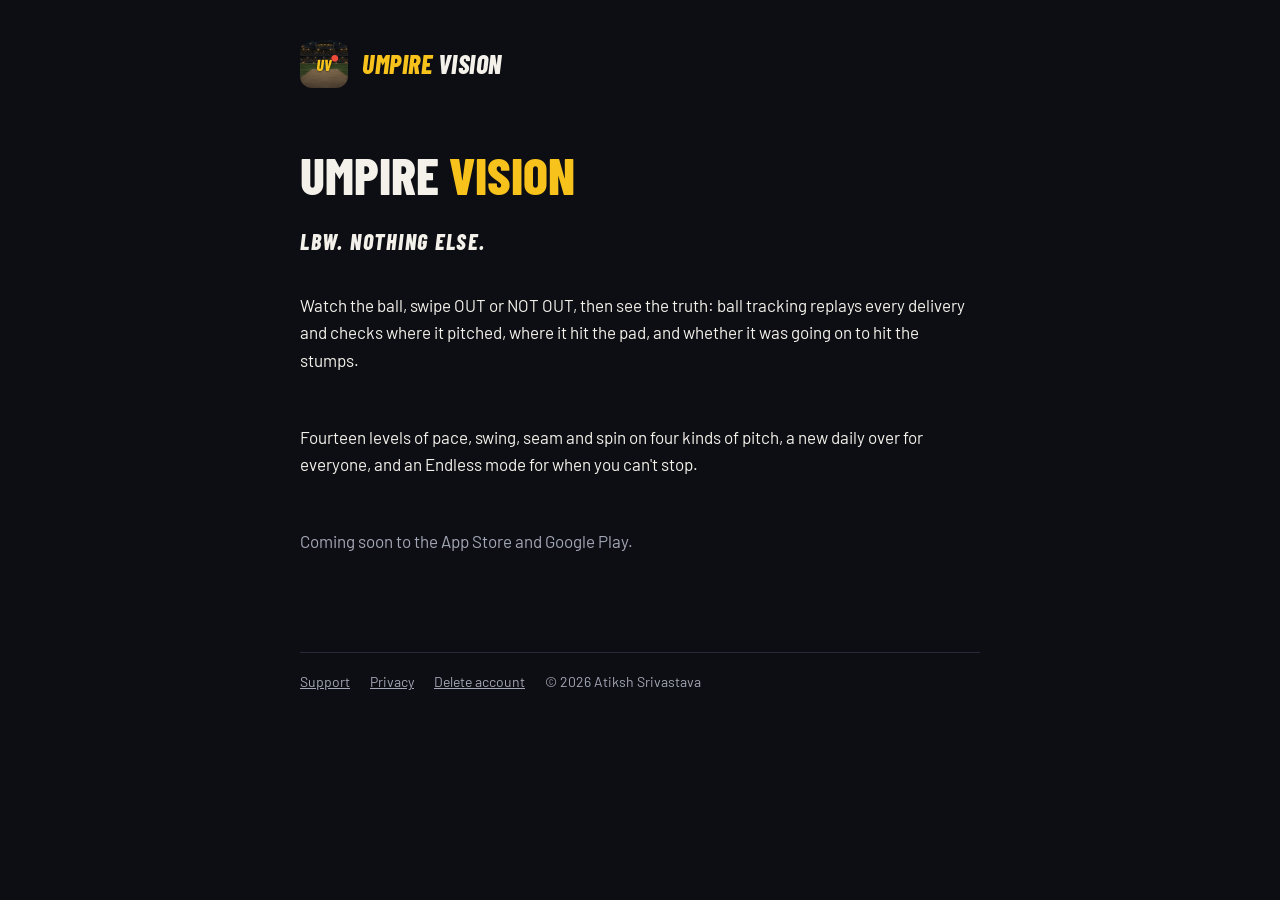
<file: index.html>
<!doctype html>
<html lang="en">
<head>
<meta charset="utf-8">
<meta name="viewport" content="width=device-width, initial-scale=1, viewport-fit=cover">
<title>Umpire Vision</title>
<meta name="description" content="The LBW umpiring game. Watch the ball, make the call, see the truth with ball tracking.">
<link rel="stylesheet" href="https://fonts.googleapis.com/css2?family=Barlow:wght@400;600&family=Barlow+Condensed:ital,wght@0,800;1,800&display=swap">
<link rel="stylesheet" href="style.css">
<link rel="icon" href="icon.png">
</head>
<body>
<div class="wrap">
  <header class="top"><img src="icon.png" alt=""><a class="brand" href="index.html">UMPIRE <span>VISION</span></a></header>

  <div class="hero">
    <h1>Umpire <span style="color:var(--gold)">Vision</span></h1>
    <div class="tag">LBW. NOTHING ELSE.</div>
    <p>Watch the ball, swipe OUT or NOT OUT, then see the truth: ball tracking replays every delivery and checks where it pitched, where it hit the pad, and whether it was going on to hit the stumps.</p>
    <p>Fourteen levels of pace, swing, seam and spin on four kinds of pitch, a new daily over for everyone, and an Endless mode for when you can't stop.</p>
    <p class="muted">Coming soon to the App Store and Google Play.</p>
  </div>

  <footer><a href="support.html">Support</a><a href="privacy.html">Privacy</a><a href="delete-account.html">Delete account</a><span>© 2026 Atiksh Srivastava</span></footer>
</div>
</body>
</html>
</file>
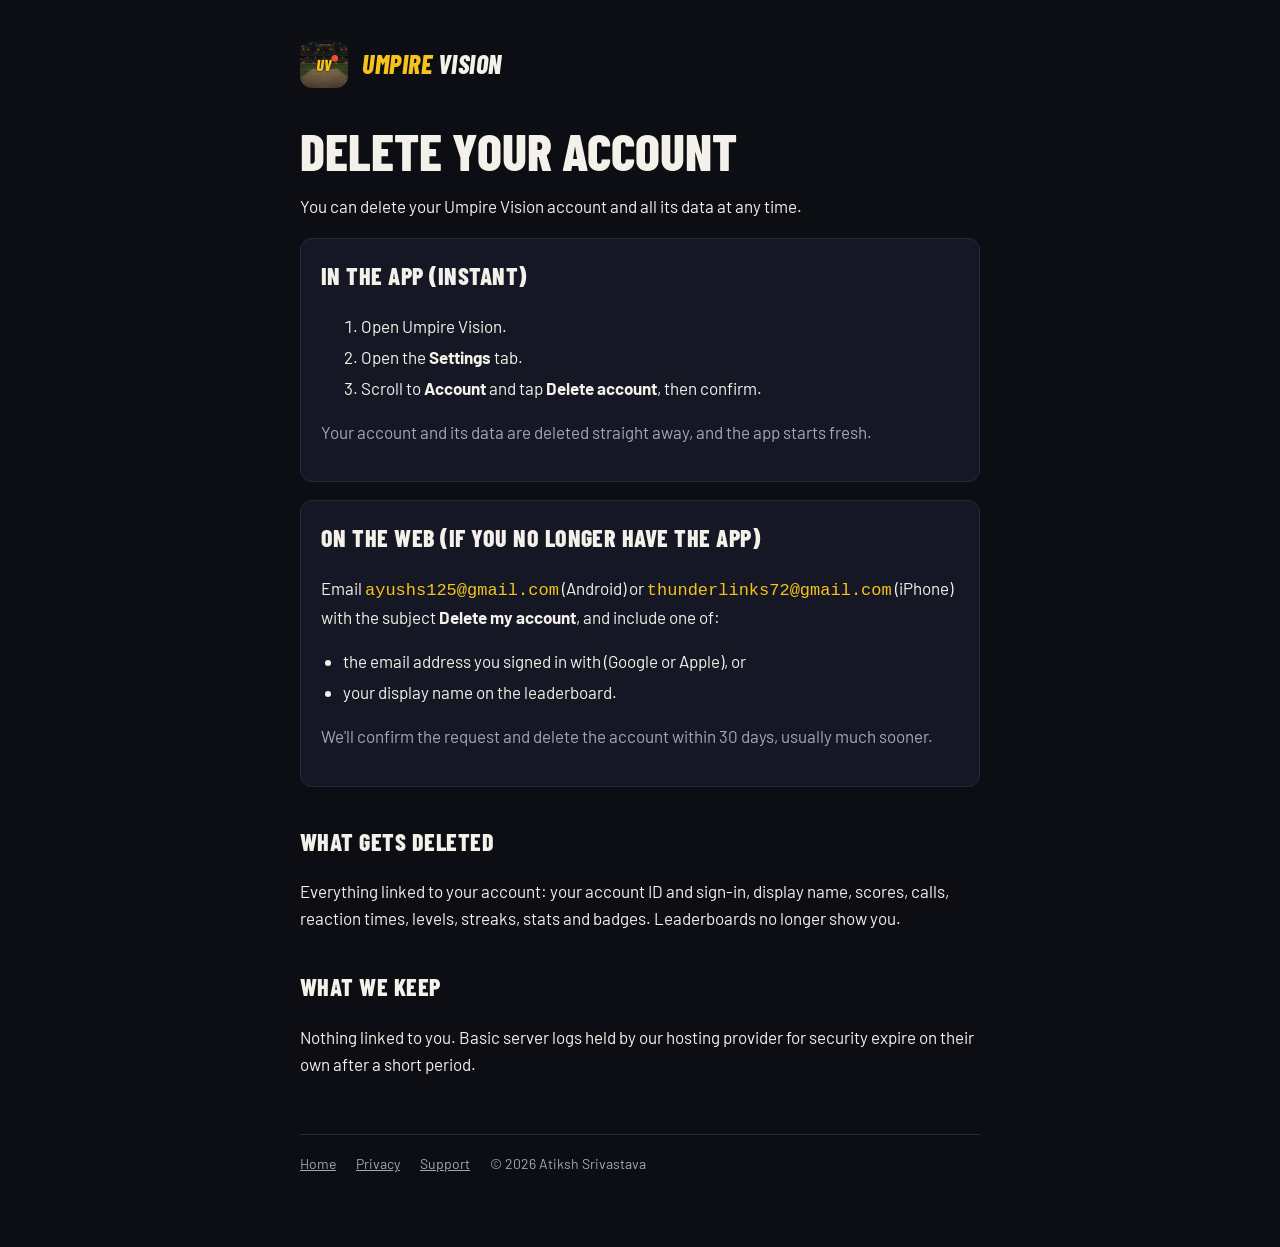
<file: delete-account.html>
<!doctype html>
<html lang="en">
<head>
<meta charset="utf-8">
<meta name="viewport" content="width=device-width, initial-scale=1, viewport-fit=cover">
<title>Delete Your Account · Umpire Vision</title>
<link rel="stylesheet" href="https://fonts.googleapis.com/css2?family=Barlow:wght@400;600&family=Barlow+Condensed:ital,wght@0,800;1,800&display=swap">
<link rel="stylesheet" href="style.css">
<link rel="icon" href="icon.png">
</head>
<body>
<div class="wrap">
  <header class="top"><img src="icon.png" alt=""><a class="brand" href="index.html">UMPIRE <span>VISION</span></a></header>

  <h1>Delete your account</h1>
  <p>You can delete your Umpire Vision account and all its data at any time.</p>

  <div class="card">
    <h2 style="margin-top:0">In the app (instant)</h2>
    <ol>
      <li>Open Umpire Vision.</li>
      <li>Open the <strong>Settings</strong> tab.</li>
      <li>Scroll to <strong>Account</strong> and tap <strong>Delete account</strong>, then confirm.</li>
    </ol>
    <p class="muted">Your account and its data are deleted straight away, and the app starts fresh.</p>
  </div>

  <div class="card">
    <h2 style="margin-top:0">On the web (if you no longer have the app)</h2>
    <p>Email <span class="email">ayushs125@gmail.com</span> (Android) or <span class="email">thunderlinks72@gmail.com</span> (iPhone) with the subject <strong>Delete my account</strong>, and include one of:</p>
    <ul>
      <li>the email address you signed in with (Google or Apple), or</li>
      <li>your display name on the leaderboard.</li>
    </ul>
    <p class="muted">We'll confirm the request and delete the account within 30 days, usually much sooner.</p>
  </div>

  <h2>What gets deleted</h2>
  <p>Everything linked to your account: your account ID and sign-in, display name, scores, calls, reaction times, levels, streaks, stats and badges. Leaderboards no longer show you.</p>

  <h2>What we keep</h2>
  <p>Nothing linked to you. Basic server logs held by our hosting provider for security expire on their own after a short period.</p>

  <footer><a href="index.html">Home</a><a href="privacy.html">Privacy</a><a href="support.html">Support</a><span>© 2026 Atiksh Srivastava</span></footer>
</div>
</body>
</html>
</file>
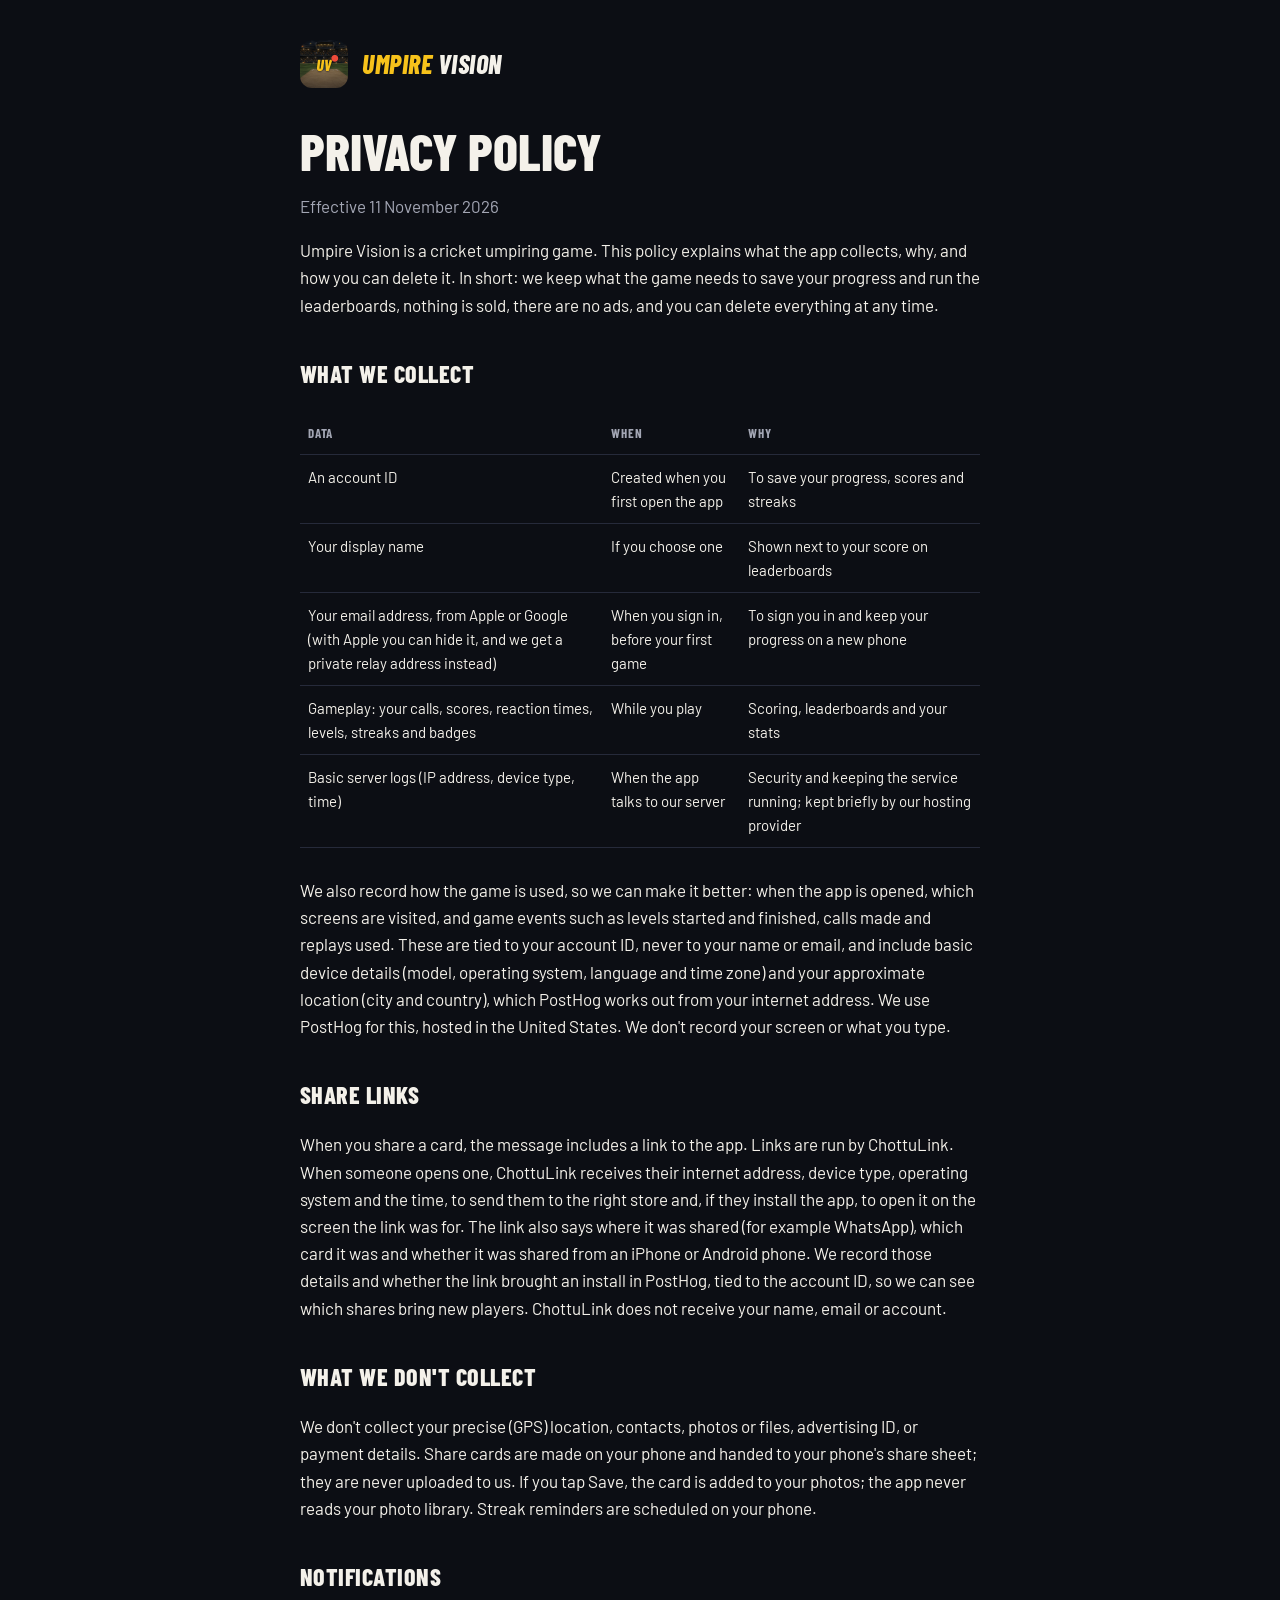
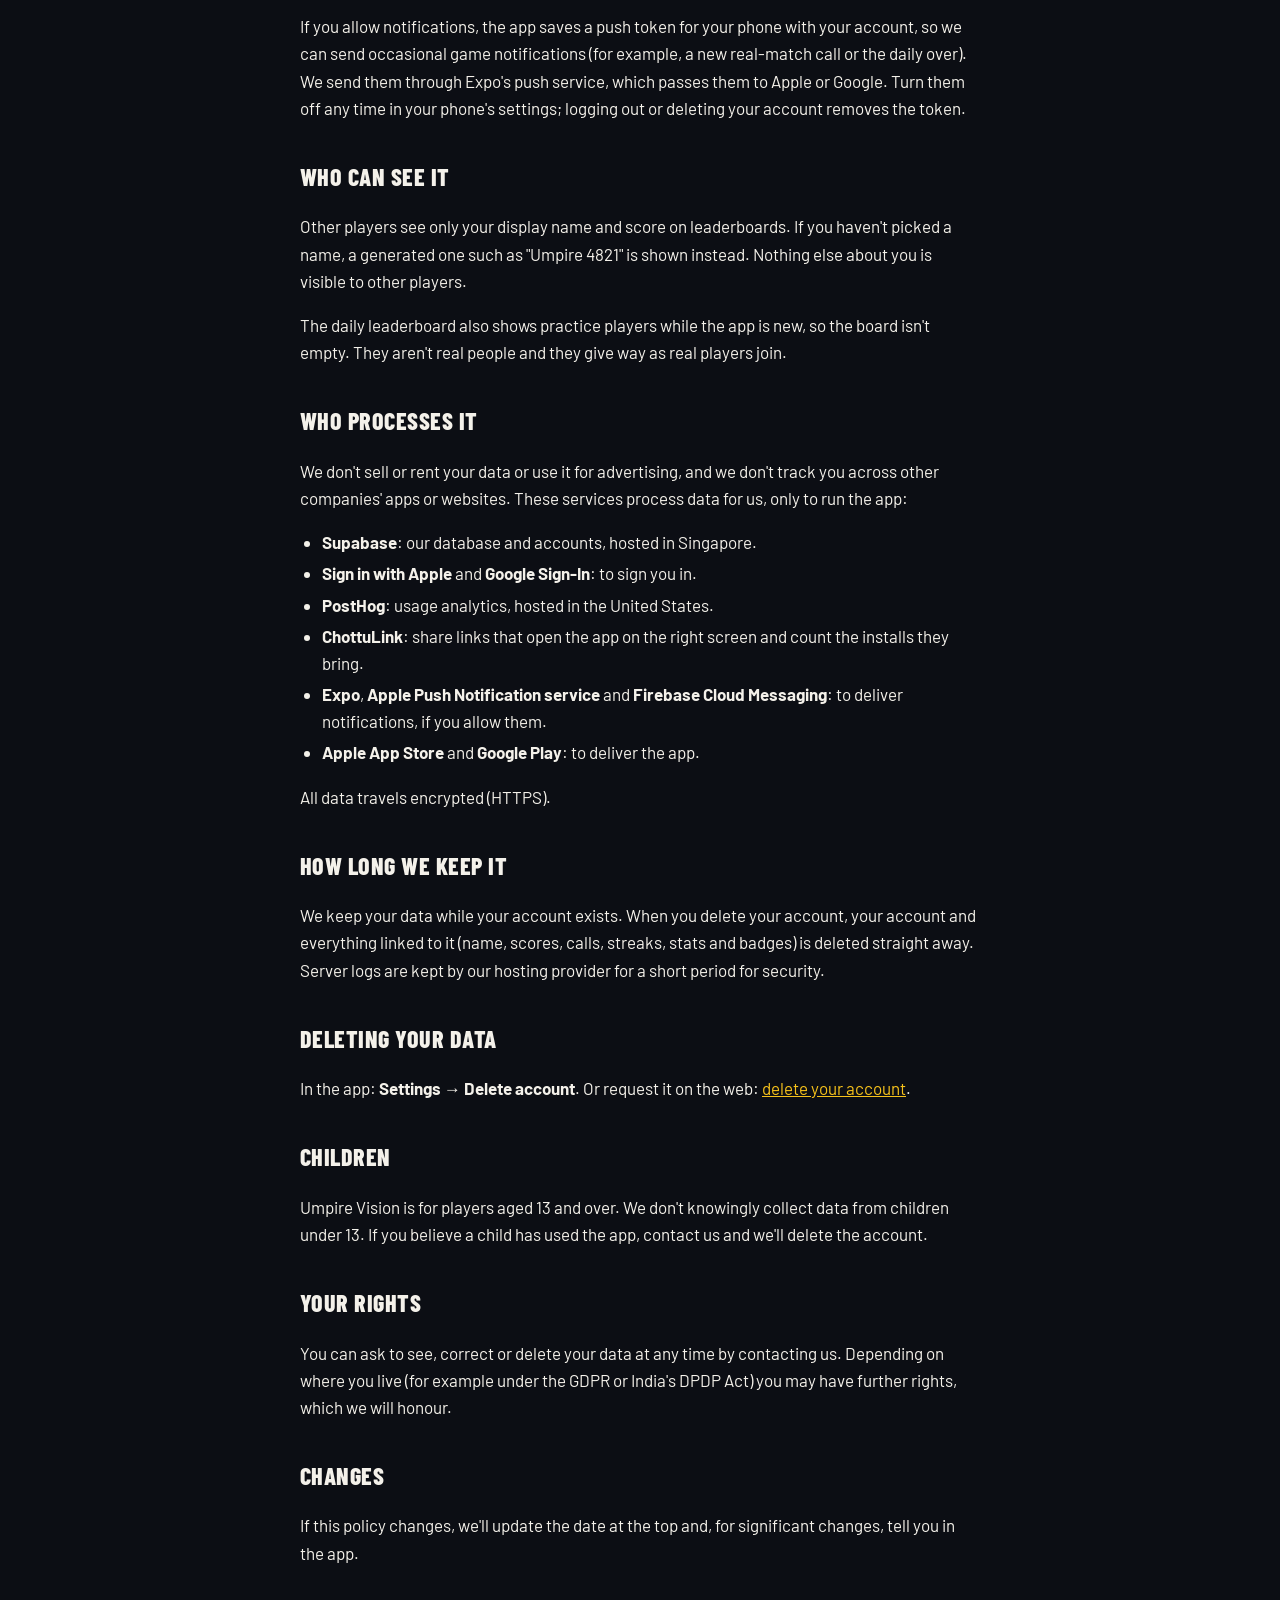
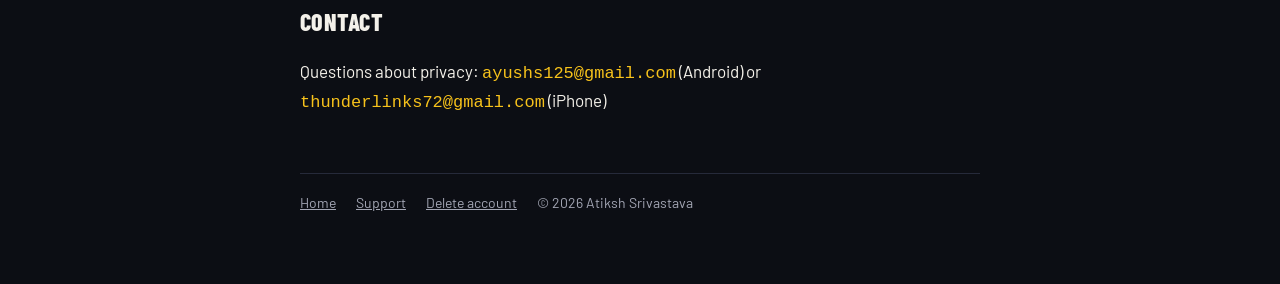
<file: privacy.html>
<!doctype html>
<html lang="en">
<head>
<meta charset="utf-8">
<meta name="viewport" content="width=device-width, initial-scale=1, viewport-fit=cover">
<title>Privacy Policy · Umpire Vision</title>
<link rel="stylesheet" href="https://fonts.googleapis.com/css2?family=Barlow:wght@400;600&family=Barlow+Condensed:ital,wght@0,800;1,800&display=swap">
<link rel="stylesheet" href="style.css">
<link rel="icon" href="icon.png">
</head>
<body>
<div class="wrap">
  <header class="top"><img src="icon.png" alt=""><a class="brand" href="index.html">UMPIRE <span>VISION</span></a></header>

  <h1>Privacy policy</h1>
  <p class="muted">Effective 11 November 2026</p>

  <p>Umpire Vision is a cricket umpiring game. This policy explains what the app collects, why, and how you can delete it. In short: we keep what the game needs to save your progress and run the leaderboards, nothing is sold, there are no ads, and you can delete everything at any time.</p>

  <h2>What we collect</h2>
  <div class="table"><table>
    <tr><th>Data</th><th>When</th><th>Why</th></tr>
    <tr><td>An account ID</td><td>Created when you first open the app</td><td>To save your progress, scores and streaks</td></tr>
    <tr><td>Your display name</td><td>If you choose one</td><td>Shown next to your score on leaderboards</td></tr>
    <tr><td>Your email address, from Apple or Google (with Apple you can hide it, and we get a private relay address instead)</td><td>When you sign in, before your first game</td><td>To sign you in and keep your progress on a new phone</td></tr>
    <tr><td>Gameplay: your calls, scores, reaction times, levels, streaks and badges</td><td>While you play</td><td>Scoring, leaderboards and your stats</td></tr>
    <tr><td>Basic server logs (IP address, device type, time)</td><td>When the app talks to our server</td><td>Security and keeping the service running; kept briefly by our hosting provider</td></tr>
  </table></div>
  <p>We also record how the game is used, so we can make it better: when the app is opened, which screens are visited, and game events such as levels started and finished, calls made and replays used. These are tied to your account ID, never to your name or email, and include basic device details (model, operating system, language and time zone) and your approximate location (city and country), which PostHog works out from your internet address. We use PostHog for this, hosted in the United States. We don't record your screen or what you type.</p>

  <h2>Share links</h2>
  <p>When you share a card, the message includes a link to the app. Links are run by ChottuLink. When someone opens one, ChottuLink receives their internet address, device type, operating system and the time, to send them to the right store and, if they install the app, to open it on the screen the link was for. The link also says where it was shared (for example WhatsApp), which card it was and whether it was shared from an iPhone or Android phone. We record those details and whether the link brought an install in PostHog, tied to the account ID, so we can see which shares bring new players. ChottuLink does not receive your name, email or account.</p>

  <h2>What we don't collect</h2>
  <p>We don't collect your precise (GPS) location, contacts, photos or files, advertising ID, or payment details. Share cards are made on your phone and handed to your phone's share sheet; they are never uploaded to us. If you tap Save, the card is added to your photos; the app never reads your photo library. Streak reminders are scheduled on your phone.</p>

  <h2>Notifications</h2>
  <p>If you allow notifications, the app saves a push token for your phone with your account, so we can send occasional game notifications (for example, a new real-match call or the daily over). We send them through Expo's push service, which passes them to Apple or Google. Turn them off any time in your phone's settings; logging out or deleting your account removes the token.</p>

  <h2>Who can see it</h2>
  <p>Other players see only your display name and score on leaderboards. If you haven't picked a name, a generated one such as "Umpire 4821" is shown instead. Nothing else about you is visible to other players.</p>
  <p>The daily leaderboard also shows practice players while the app is new, so the board isn't empty. They aren't real people and they give way as real players join.</p>

  <h2>Who processes it</h2>
  <p>We don't sell or rent your data or use it for advertising, and we don't track you across other companies' apps or websites. These services process data for us, only to run the app:</p>
  <ul>
    <li><strong>Supabase</strong>: our database and accounts, hosted in Singapore.</li>
    <li><strong>Sign in with Apple</strong> and <strong>Google Sign-In</strong>: to sign you in.</li>
    <li><strong>PostHog</strong>: usage analytics, hosted in the United States.</li>
    <li><strong>ChottuLink</strong>: share links that open the app on the right screen and count the installs they bring.</li>
    <li><strong>Expo</strong>, <strong>Apple Push Notification service</strong> and <strong>Firebase Cloud Messaging</strong>: to deliver notifications, if you allow them.</li>
    <li><strong>Apple App Store</strong> and <strong>Google Play</strong>: to deliver the app.</li>
  </ul>
  <p>All data travels encrypted (HTTPS).</p>

  <h2>How long we keep it</h2>
  <p>We keep your data while your account exists. When you delete your account, your account and everything linked to it (name, scores, calls, streaks, stats and badges) is deleted straight away. Server logs are kept by our hosting provider for a short period for security.</p>

  <h2>Deleting your data</h2>
  <p>In the app: <strong>Settings → Delete account</strong>. Or request it on the web: <a href="delete-account.html">delete your account</a>.</p>

  <h2>Children</h2>
  <p>Umpire Vision is for players aged 13 and over. We don't knowingly collect data from children under 13. If you believe a child has used the app, contact us and we'll delete the account.</p>

  <h2>Your rights</h2>
  <p>You can ask to see, correct or delete your data at any time by contacting us. Depending on where you live (for example under the GDPR or India's DPDP Act) you may have further rights, which we will honour.</p>

  <h2>Changes</h2>
  <p>If this policy changes, we'll update the date at the top and, for significant changes, tell you in the app.</p>

  <h2>Contact</h2>
  <p>Questions about privacy: <span class="email">ayushs125@gmail.com</span> (Android) or <span class="email">thunderlinks72@gmail.com</span> (iPhone)</p>

  <footer><a href="index.html">Home</a><a href="support.html">Support</a><a href="delete-account.html">Delete account</a><span>© 2026 Atiksh Srivastava</span></footer>
</div>
</body>
</html>
</file>
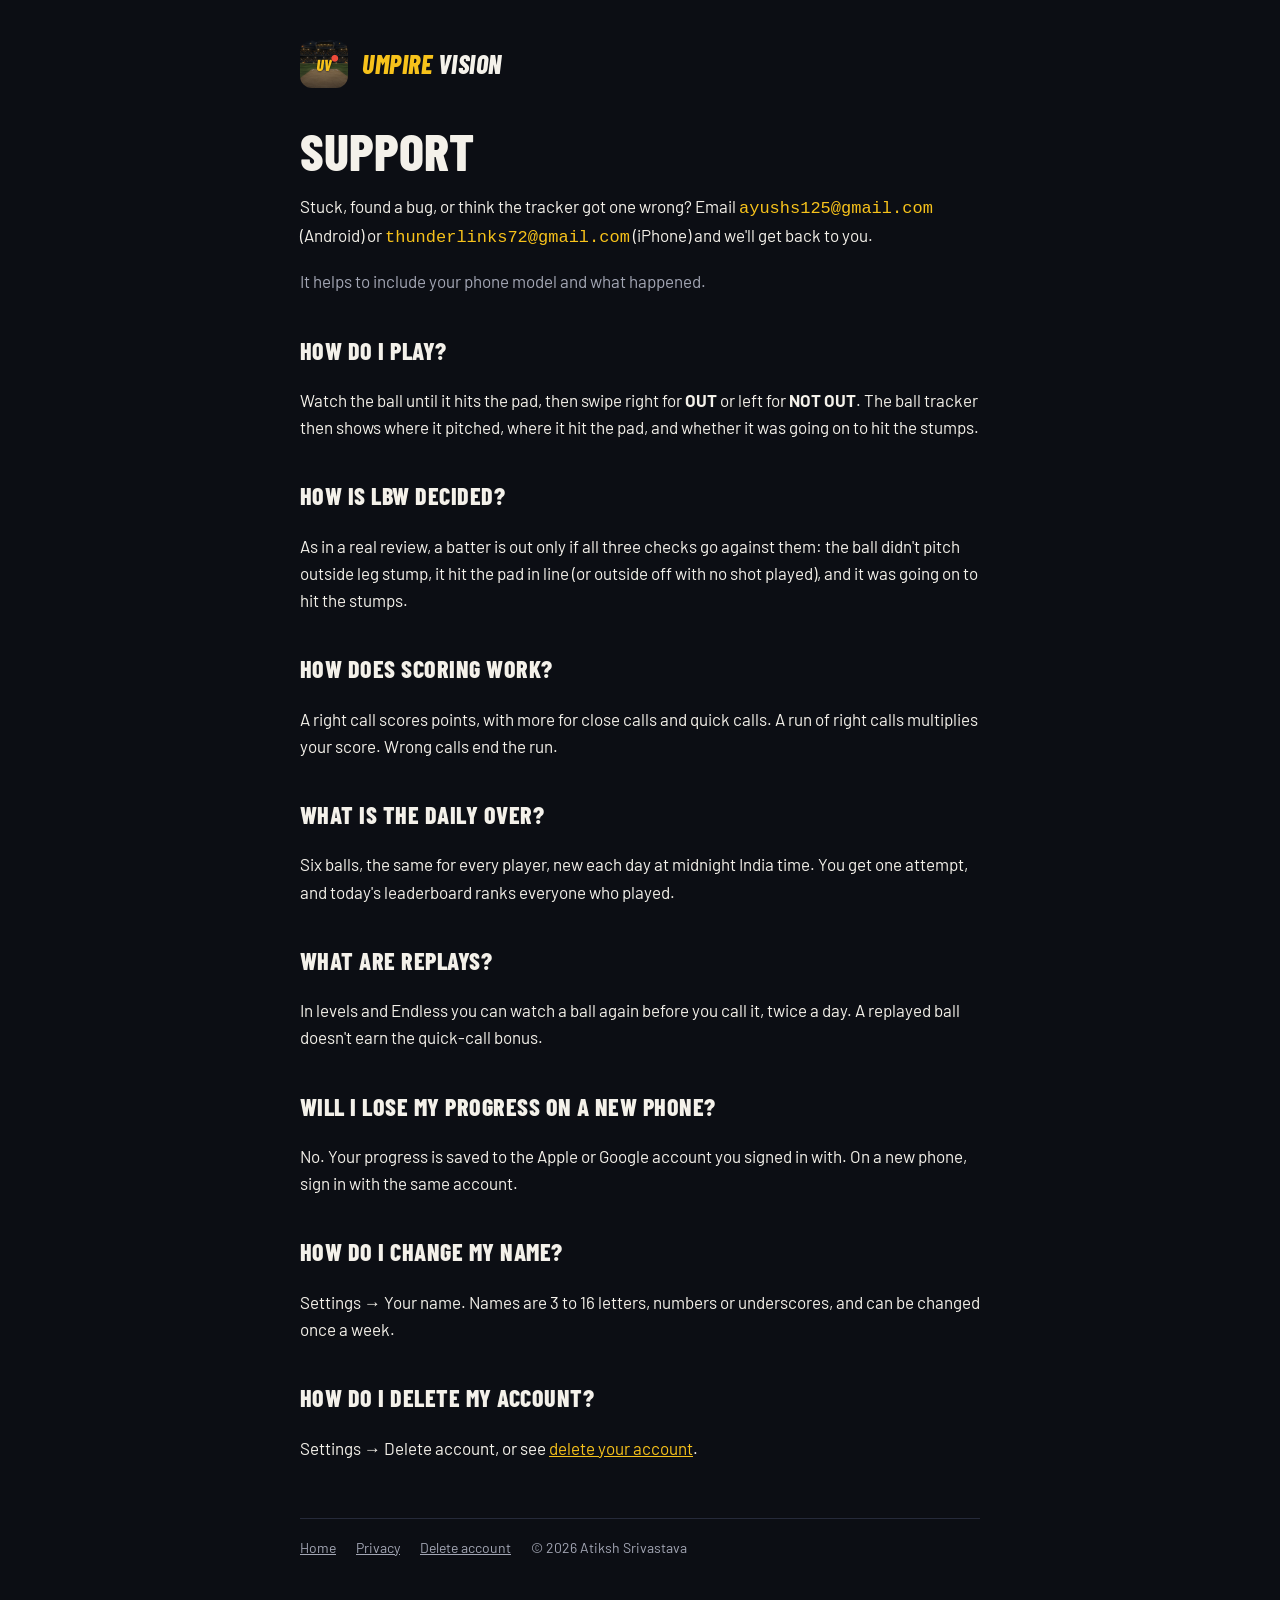
<file: support.html>
<!doctype html>
<html lang="en">
<head>
<meta charset="utf-8">
<meta name="viewport" content="width=device-width, initial-scale=1, viewport-fit=cover">
<title>Support · Umpire Vision</title>
<link rel="stylesheet" href="https://fonts.googleapis.com/css2?family=Barlow:wght@400;600&family=Barlow+Condensed:ital,wght@0,800;1,800&display=swap">
<link rel="stylesheet" href="style.css">
<link rel="icon" href="icon.png">
</head>
<body>
<div class="wrap">
  <header class="top"><img src="icon.png" alt=""><a class="brand" href="index.html">UMPIRE <span>VISION</span></a></header>

  <h1>Support</h1>
  <p>Stuck, found a bug, or think the tracker got one wrong? Email <span class="email">ayushs125@gmail.com</span> (Android) or <span class="email">thunderlinks72@gmail.com</span> (iPhone) and we'll get back to you.</p>
  <p class="muted">It helps to include your phone model and what happened.</p>

  <h2>How do I play?</h2>
  <p>Watch the ball until it hits the pad, then swipe right for <strong>OUT</strong> or left for <strong>NOT OUT</strong>. The ball tracker then shows where it pitched, where it hit the pad, and whether it was going on to hit the stumps.</p>

  <h2>How is LBW decided?</h2>
  <p>As in a real review, a batter is out only if all three checks go against them: the ball didn't pitch outside leg stump, it hit the pad in line (or outside off with no shot played), and it was going on to hit the stumps.</p>

  <h2>How does scoring work?</h2>
  <p>A right call scores points, with more for close calls and quick calls. A run of right calls multiplies your score. Wrong calls end the run.</p>

  <h2>What is the daily over?</h2>
  <p>Six balls, the same for every player, new each day at midnight India time. You get one attempt, and today's leaderboard ranks everyone who played.</p>

  <h2>What are replays?</h2>
  <p>In levels and Endless you can watch a ball again before you call it, twice a day. A replayed ball doesn't earn the quick-call bonus.</p>

  <h2>Will I lose my progress on a new phone?</h2>
  <p>No. Your progress is saved to the Apple or Google account you signed in with. On a new phone, sign in with the same account.</p>

  <h2>How do I change my name?</h2>
  <p>Settings → Your name. Names are 3 to 16 letters, numbers or underscores, and can be changed once a week.</p>

  <h2>How do I delete my account?</h2>
  <p>Settings → Delete account, or see <a href="delete-account.html">delete your account</a>.</p>

  <footer><a href="index.html">Home</a><a href="privacy.html">Privacy</a><a href="delete-account.html">Delete account</a><span>© 2026 Atiksh Srivastava</span></footer>
</div>
</body>
</html>
</file>
<file: style.css>
/* Umpire Vision site: the game's navy and gold, Barlow Condensed for headings. */
:root {
  --bg: #0c0e14; --surface: #151824; --ink: #f4f1ea; --muted: #a3a6b4; --line: #262a3a;
  --gold: #f7c21b; --red: #ee4b3a;
  --display: "Barlow Condensed", "Arial Narrow", "Helvetica Neue", sans-serif;
  --body: "Barlow", "Helvetica Neue", Arial, sans-serif;
  color-scheme: dark;
}
* { box-sizing: border-box; }
body { margin: 0; background: var(--bg); color: var(--ink); font-family: var(--body); font-size: 17px; line-height: 1.6; }
.wrap { max-width: 720px; margin: 0 auto; padding: 40px max(20px, env(safe-area-inset-left)) 72px; }
header.top { display: flex; align-items: center; gap: 14px; margin-bottom: 36px; }
header.top img { width: 48px; height: 48px; border-radius: 12px; }
.brand { font-family: var(--display); font-weight: 800; font-style: italic; font-size: 26px; letter-spacing: .02em; color: var(--gold); text-decoration: none; }
.brand span { color: var(--ink); }
h1 { font-family: var(--display); font-weight: 800; font-size: clamp(36px, 7vw, 52px); line-height: 1; text-transform: uppercase; margin: 0 0 8px; }
h2 { font-family: var(--display); font-weight: 800; font-size: 24px; text-transform: uppercase; letter-spacing: .02em; margin: 36px 0 8px; }
p, li { color: var(--ink); }
.muted { color: var(--muted); }
a { color: var(--gold); }
ul { padding-left: 22px; }
li { margin: 4px 0; }
table { width: 100%; border-collapse: collapse; font-size: 15px; margin: 12px 0; }
th, td { text-align: left; vertical-align: top; padding: 10px 8px; border-bottom: 1px solid var(--line); }
th { font-family: var(--display); letter-spacing: .06em; text-transform: uppercase; font-size: 13px; color: var(--muted); }
.table { overflow-x: auto; }
.card { background: var(--surface); border: 1px solid var(--line); border-radius: 12px; padding: 18px 20px; margin: 18px 0; }
.email { font-family: ui-monospace, Menlo, monospace; color: var(--gold); }
footer { margin-top: 56px; padding-top: 18px; border-top: 1px solid var(--line); font-size: 14px; color: var(--muted); display: flex; flex-wrap: wrap; gap: 8px 20px; }
footer a { color: var(--muted); }
.hero { display: flex; flex-direction: column; gap: 16px; padding: 24px 0; }
.tag { font-family: var(--display); font-weight: 800; font-style: italic; font-size: 22px; letter-spacing: .08em; }
</file>
